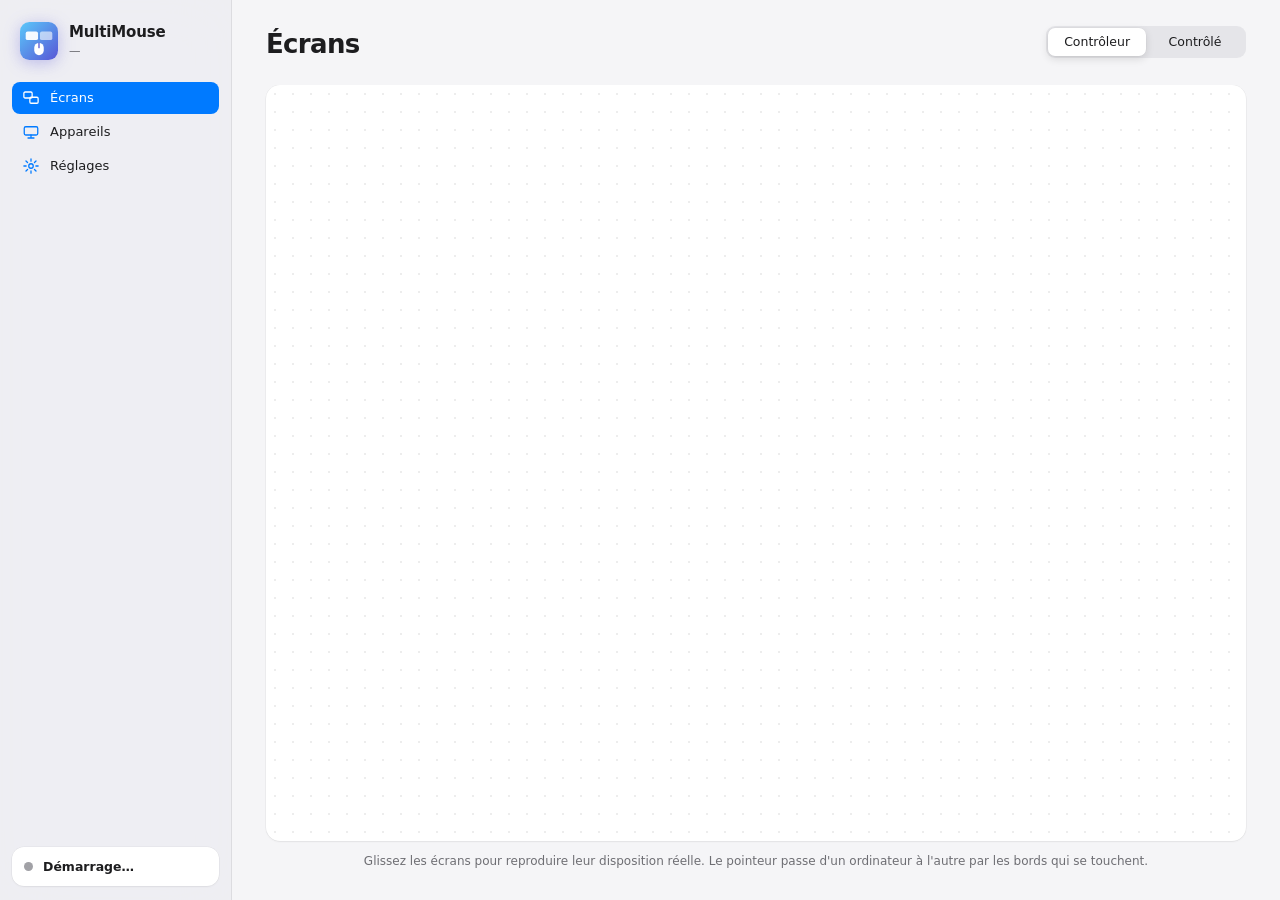
<file: multimouse/ui/index.html>
<!doctype html>
<html lang="fr">
<head>
<meta charset="utf-8">
<meta name="viewport" content="width=device-width, initial-scale=1">
<title>MultiMouse</title>
<link rel="stylesheet" href="style.css">
</head>
<body>
<div class="app">
  <aside class="sidebar">
    <div class="brand">
      <div class="logo">
        <svg viewBox="0 0 40 40" aria-hidden="true">
          <defs><linearGradient id="lg" x1="0" y1="0" x2="1" y2="1">
            <stop offset="0" stop-color="#5AC8FA"/><stop offset="1" stop-color="#5856D6"/></linearGradient></defs>
          <rect width="40" height="40" rx="10" fill="url(#lg)"/>
          <rect x="6" y="10" width="13" height="9" rx="2" fill="#fff" opacity=".95"/>
          <rect x="21" y="10" width="13" height="9" rx="2" fill="#fff" opacity=".6"/>
          <rect x="15" y="22" width="10" height="13" rx="5" fill="#fff"/>
          <line x1="20" y1="22.5" x2="20" y2="27" stroke="#5856D6" stroke-width="1.4" stroke-linecap="round"/>
        </svg>
      </div>
      <div>
        <div class="brand-name">MultiMouse</div>
        <div class="brand-sub" id="brand-role">—</div>
      </div>
    </div>

    <nav class="nav">
      <button class="nav-item active" data-view="screens">
        <svg viewBox="0 0 24 24"><rect x="2.5" y="4" width="11" height="8" rx="1.6"/><rect x="10.5" y="11" width="11" height="8" rx="1.6"/></svg>
        <span data-i18n="nav.screens">Écrans</span>
      </button>
      <button class="nav-item" data-view="devices">
        <svg viewBox="0 0 24 24"><rect x="3" y="5" width="18" height="11" rx="2"/><path d="M8 20h8M12 16v4"/></svg>
        <span data-i18n="nav.devices">Appareils</span>
      </button>
      <button class="nav-item" data-view="settings">
        <svg viewBox="0 0 24 24"><circle cx="12" cy="12" r="3"/><path d="M12 2.5v3M12 18.5v3M21.5 12h-3M5.5 12h-3M18.7 5.3l-2.1 2.1M7.4 16.6l-2.1 2.1M18.7 18.7l-2.1-2.1M7.4 7.4 5.3 5.3"/></svg>
        <span data-i18n="nav.settings">Réglages</span>
      </button>
    </nav>

    <div class="status-card" id="status-card">
      <span class="dot" id="status-dot"></span>
      <div>
        <div class="status-title" id="status-title" data-i18n="status.starting">Démarrage…</div>
        <div class="status-sub" id="status-sub"></div>
      </div>
    </div>
  </aside>

  <main class="main">
    <header class="header">
      <div>
        <h1 id="title">Écrans</h1>
        <p id="subtitle" class="subtitle"></p>
      </div>
      <div class="segmented" id="role-seg">
        <span class="seg-thumb"></span>
        <button data-role="server" data-i18n="role.server">Contrôleur</button>
        <button data-role="client" data-i18n="role.client">Contrôlé</button>
      </div>
    </header>

    <!-- ÉCRANS -->
    <section class="view active" id="view-screens">
      <div class="card canvas-card" id="canvas-card">
        <div class="canvas" id="canvas"></div>
        <div class="empty" id="empty-server">
          <div class="empty-art">
            <div class="mini-screen"></div><div class="mini-plus">+</div><div class="mini-screen ghost"></div>
          </div>
          <h3 data-i18n="empty.title">Ajoutez un autre ordinateur</h3>
          <p data-i18n-html="empty.text">Installez MultiMouse sur votre autre PC ou Mac, choisissez <b>Contrôlé</b>,<br>puis saisissez le code d'appairage :</p>
          <div class="code-inline" id="empty-code">——————</div>
        </div>
        <div class="client-panel" id="client-panel">
          <div class="client-screen" id="client-screen"><div class="wall"></div><span class="cursor-badge" data-i18n="role.client">Contrôlé</span></div>
          <div class="client-status">
            <div class="spinner" id="client-spinner"></div>
            <div>
              <h3 id="client-title" data-i18n="client.searching">Recherche du contrôleur…</h3>
              <p id="client-sub" data-i18n="client.searching.sub">Le contrôleur et cet ordinateur doivent être sur le même réseau.</p>
            </div>
          </div>
          <div class="group" id="server-list-group">
            <div class="group-label" data-i18n="client.found">Contrôleurs trouvés sur le réseau</div>
            <div class="list" id="server-list"></div>
          </div>
        </div>
      </div>
      <p class="hint" id="canvas-hint" data-i18n="canvas.hint">Glissez les écrans pour reproduire leur disposition réelle. Le pointeur passe d'un ordinateur à l'autre par les bords qui se touchent.</p>
    </section>

    <!-- APPAREILS -->
    <section class="view" id="view-devices">
      <div class="pair-card card" id="pair-server">
        <div class="pair-left">
          <div class="eyebrow" data-i18n="pair.code">Code d'appairage</div>
          <div class="code-boxes" id="code-boxes"></div>
          <p class="muted" data-i18n="pair.code.help">Saisissez ce code sur chaque ordinateur à contrôler. Toutes les communications sont chiffrées avec ce code.</p>
          <div class="row-buttons">
            <button class="btn" id="btn-copy-code" data-i18n="pair.copy">Copier</button>
            <button class="btn ghost" id="btn-new-code" data-i18n="pair.new">Nouveau code</button>
          </div>
        </div>
        <div class="pair-right">
          <div class="eyebrow" data-i18n="pair.address">Adresse de cet ordinateur</div>
          <div class="ips" id="ips"></div>
        </div>
      </div>

      <div class="group" id="pair-client">
        <div class="group-label" data-i18n="pair.client.group">Connexion au contrôleur</div>
        <div class="list">
          <div class="row">
            <div class="row-text"><div class="row-title" data-i18n="pair.code">Code d'appairage</div><div class="row-sub" data-i18n="pair.client.code.sub">Affiché sur l'ordinateur contrôleur</div></div>
            <input class="field code-field" id="in-code" maxlength="12" spellcheck="false" autocomplete="off">
          </div>
          <div class="row">
            <div class="row-text"><div class="row-title" data-i18n="pair.client.host">Adresse du contrôleur</div><div class="row-sub" data-i18n="pair.client.host.sub">Laisser vide pour la détection automatique</div></div>
            <input class="field" id="in-host" placeholder="Automatique" data-i18n-ph="pair.client.host.ph" spellcheck="false" autocomplete="off">
          </div>
        </div>
      </div>

      <div class="group" id="devices-group">
        <div class="group-label" data-i18n="devices.group">Ordinateurs</div>
        <div class="list" id="device-list"></div>
      </div>
    </section>

    <!-- RÉGLAGES -->
    <section class="view" id="view-settings">
      <div class="group">
        <div class="group-label" data-i18n="set.general">Général</div>
        <div class="list">
          <div class="row">
            <div class="row-text"><div class="row-title" data-i18n="set.name">Nom de cet ordinateur</div></div>
            <input class="field" id="in-name" maxlength="40" spellcheck="false">
          </div>
          <div class="row">
            <div class="row-text"><div class="row-title" data-i18n="set.language">Langue</div></div>
            <div class="segmented three" id="lang-seg">
              <span class="seg-thumb"></span>
              <button data-lang="auto" data-i18n="set.language.auto">Auto</button>
              <button data-lang="fr">Français</button>
              <button data-lang="en">English</button>
            </div>
          </div>
          <div class="row">
            <div class="row-text"><div class="row-title" data-i18n="set.theme">Thème</div></div>
            <div class="segmented three" id="theme-seg">
              <span class="seg-thumb"></span>
              <button data-theme="auto" data-i18n="set.language.auto">Auto</button>
              <button data-theme="light" data-i18n="set.theme.light">Clair</button>
              <button data-theme="dark" data-i18n="set.theme.dark">Sombre</button>
            </div>
          </div>
        </div>
      </div>

      <div class="group server-only">
        <div class="group-label" data-i18n="set.control">Contrôle</div>
        <div class="list">
          <div class="row">
            <div class="row-text"><div class="row-title" data-i18n="set.speed">Vitesse du pointeur distant</div><div class="row-sub" id="speed-val">1.0×</div></div>
            <input type="range" class="slider" id="in-speed" min="0.3" max="3" step="0.1">
          </div>
          <div class="row">
            <div class="row-text"><div class="row-title" data-i18n="set.swap">Inverser Ctrl et ⌘ entre Mac et PC</div><div class="row-sub" data-i18n="set.swap.sub">Vos raccourcis restent naturels sur chaque système</div></div>
            <label class="switch"><input type="checkbox" id="in-swap"><span></span></label>
          </div>
        </div>
      </div>

      <div class="group">
        <div class="group-label" data-i18n="set.sharing">Partage</div>
        <div class="list">
          <div class="row">
            <div class="row-text"><div class="row-title" data-i18n="set.clip">Presse-papiers partagé</div><div class="row-sub" data-i18n="set.clip.sub">Copiez du texte sur un ordinateur, collez-le sur l'autre</div></div>
            <label class="switch"><input type="checkbox" id="in-clip"><span></span></label>
          </div>
        </div>
      </div>

      <div class="group">
        <div class="group-label" data-i18n="set.network">Réseau</div>
        <div class="list">
          <div class="row">
            <div class="row-text"><div class="row-title" data-i18n="set.port">Port</div><div class="row-sub" data-i18n="set.port.sub">Identique sur tous les ordinateurs</div></div>
            <input class="field small" id="in-port" inputmode="numeric">
          </div>
        </div>
      </div>

      <div class="group">
        <div class="group-label" data-i18n="set.shortcut">Raccourci</div>
        <div class="list">
          <div class="row">
            <div class="row-text"><div class="row-title" data-i18n="set.home">Revenir à l'ordinateur contrôleur</div></div>
            <div class="keys"><kbd>Ctrl</kbd><kbd id="kbd-alt">Alt</kbd><kbd data-i18n="key.esc">Échap</kbd></div>
          </div>
        </div>
      </div>

      <div class="group mac-only">
        <div class="group-label" data-i18n="set.perms.group">Autorisations macOS</div>
        <div class="list">
          <div class="row">
            <div class="row-text"><div class="row-title" data-i18n="set.perms">Accessibilité et Surveillance de l'entrée</div>
              <div class="row-sub" id="perm-sub" data-i18n="set.perms.sub">Réglages Système › Confidentialité et sécurité : autorisez MultiMouse dans les deux rubriques.</div></div>
            <button class="btn" id="btn-perms" hidden data-i18n="set.perms.open">Ouvrir les réglages</button>
          </div>
        </div>
      </div>

      <p class="about" id="about"></p>
    </section>
  </main>
</div>

<div class="toast" id="toast"></div>
<script src="i18n.js"></script>
<script src="app.js"></script>
</body>
</html>
</file>
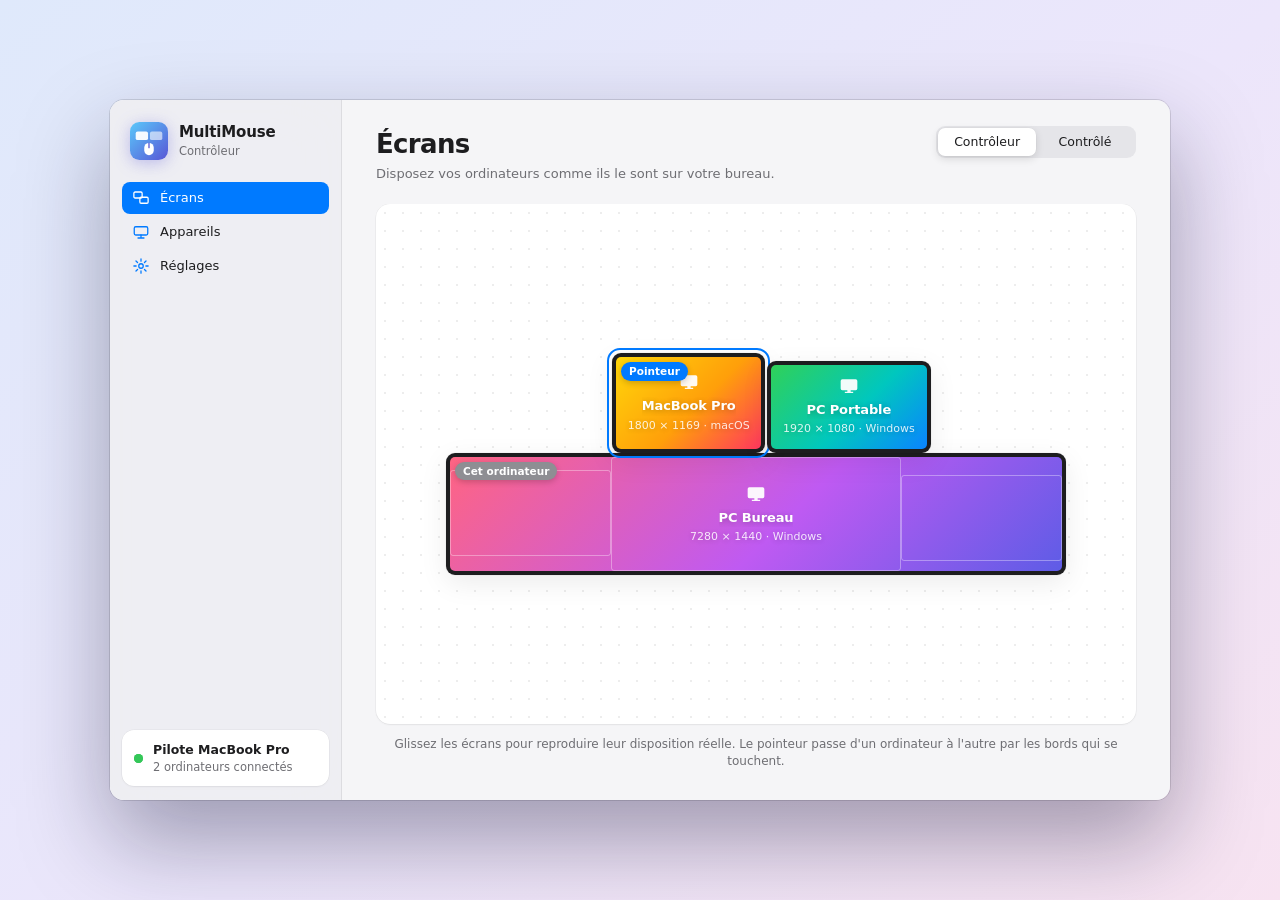
<file: tools/shot.html>
<!doctype html>
<!-- Staging page for README screenshots: the real UI in an iframe, fed with demo data. -->
<html lang="fr">
<head>
<meta charset="utf-8">
<style>
  :root { --back: linear-gradient(140deg, #dfe9fb 0%, #ece6fb 55%, #f7e3f1 100%); --edge: rgba(0,0,0,.12); }
  @media (prefers-color-scheme: dark) {
    :root { --back: linear-gradient(140deg, #10131c 0%, #171528 55%, #22142a 100%); --edge: rgba(255,255,255,.12); }
  }
  html, body { margin: 0; height: 100%; }
  body { background: var(--back); display: grid; place-items: center; overflow: hidden; }
  .win {
    width: 1060px; height: 700px; border-radius: 14px; overflow: hidden;
    box-shadow: 0 40px 90px rgba(10, 10, 40, .35), 0 0 0 1px var(--edge);
  }
  iframe { width: 100%; height: 100%; border: 0; display: block; }
</style>
</head>
<body>
<div class="win"><iframe id="app" src="../multimouse/ui/index.html"></iframe></div>
<script>
const q = new URLSearchParams(location.search);
const EN = q.get("lang") === "en";
const PC_NAME = EN ? "Desktop PC" : "PC Bureau", LAPTOP_NAME = EN ? "Laptop" : "PC Portable";
const role = q.get("role") || "server";
const base = {
  version: "1.0.8", os: q.get("os") || "windows", id: "pc", name: PC_NAME, code: "K7M4QX", port: 24800,
  server_host: "", clipboard: true, swap_ctrl_cmd: true, speed: 1.2, role, permissions: null,
  language: q.get("lang") || "auto", lang: q.get("lang") || "fr", theme: q.get("apptheme") || "auto",
};
const server = {
  ...base, error: "", connected: 2, ips: ["192.168.1.20"],
  nodes: [
    { id: "pc", name: PC_NAME, w: 7280, h: 1440, os: "windows", x: 0, y: 0, online: true, me: true, active: false,
      monitors: [{ x: 0, y: 170, w: 1920, h: 1080 }, { x: 1920, y: 0, w: 3440, h: 1440 }, { x: 5360, y: 234, w: 1920, h: 1080 }] },
    { id: "mbp", name: "MacBook Pro", w: 1800, h: 1169, os: "mac", x: 1950, y: -1169, online: true, me: false,
      active: true, addr: "192.168.1.31", monitors: [] },
    { id: "laptop", name: LAPTOP_NAME, w: 1920, h: 1080, os: "windows", x: 3770, y: -1080, online: true, me: false,
      active: false, addr: "192.168.1.42", monitors: [] },
  ],
};
const client = {
  ...base, id: "mbp", name: "MacBook Pro", os: "mac", permissions: { accessibility: true, input: true },
  status: "connected", server_name: PC_NAME, server_addr: "192.168.1.20", active: true,
  servers: [{ addr: "192.168.1.20", name: PC_NAME, port: 24800 }],
  screen: { w: 1800, h: 1169, monitors: [] },
};
// theme=light|dark: drop the other scheme's rules so the result does not depend on the OS setting
function forceTheme(doc, theme) {
  for (const sheet of doc.styleSheets) {
    const rules = sheet.cssRules;
    for (let i = rules.length - 1; i >= 0; i--) {
      const r = rules[i];
      // not instanceof: the iframe has its own CSSMediaRule class
      if (!r.media || !/prefers-color-scheme/.test(r.media.mediaText)) continue;
      if (theme === "light") sheet.deleteRule(i);  // dark: Chrome runs with --force-dark-mode
      else { const css = [...r.cssRules].map((x) => x.cssText).join("\n"); sheet.deleteRule(i); sheet.insertRule(`@media all { ${css} }`, i); }
    }
  }
}
const theme = q.get("theme") === "light" ? "light" : null;
if (theme) forceTheme(document, theme);
document.getElementById("app").addEventListener("load", (e) => {
  const w = e.target.contentWindow;
  // Headless Chrome does not always advance CSS animations: show every element in its final state
  const still = w.document.createElement("style");
  still.textContent = "*, *::before, *::after { animation-duration: 0s !important; animation-delay: 0s !important; transition: none !important; }";
  w.document.head.appendChild(still);
  if (theme) forceTheme(w.document, theme);
  w.mm.update(role === "server" ? server : client);
  const view = q.get("view");
  if (view) w.document.querySelector(`[data-view="${view}"]`).click();
});
</script>
</body>
</html>
</file>
<file: multimouse/ui/style.css>
:root {
  --bg: #f5f5f7;
  --sidebar: rgba(236, 236, 241, 0.78);
  --card: #ffffff;
  --card-2: #fbfbfd;
  --text: #1d1d1f;
  --text-2: #6e6e73;
  --text-3: #a1a1a6;
  --sep: rgba(0, 0, 0, 0.08);
  --fill: rgba(118, 118, 128, 0.12);
  --fill-2: rgba(118, 118, 128, 0.2);
  --accent: #007aff;
  --accent-soft: rgba(0, 122, 255, 0.12);
  --green: #34c759;
  --orange: #ff9f0a;
  --red: #ff3b30;
  --shadow-sm: 0 1px 2px rgba(0, 0, 0, 0.05), 0 0 0 0.5px rgba(0, 0, 0, 0.06);
  --shadow-md: 0 8px 28px rgba(0, 0, 0, 0.08), 0 0 0 0.5px rgba(0, 0, 0, 0.06);
  --shadow-lg: 0 22px 50px rgba(0, 0, 0, 0.18), 0 0 0 0.5px rgba(0, 0, 0, 0.08);
  --grid: rgba(0, 0, 0, 0.07);
  --bezel: #1d1d1f;
  --ease: cubic-bezier(0.32, 0.72, 0, 1);
  --spring: cubic-bezier(0.34, 1.56, 0.64, 1);
  color-scheme: light;
}

@media (prefers-color-scheme: dark) {
  :root {
    --bg: #1c1c1e;
    --sidebar: rgba(40, 40, 44, 0.82);
    --card: #2c2c2e;
    --card-2: #242426;
    --text: #f5f5f7;
    --text-2: #98989d;
    --text-3: #636366;
    --sep: rgba(255, 255, 255, 0.09);
    --fill: rgba(118, 118, 128, 0.24);
    --fill-2: rgba(118, 118, 128, 0.36);
    --accent: #0a84ff;
    --accent-soft: rgba(10, 132, 255, 0.2);
    --green: #30d158;
    --shadow-sm: 0 0 0 0.5px rgba(255, 255, 255, 0.08);
    --shadow-md: 0 8px 28px rgba(0, 0, 0, 0.35), 0 0 0 0.5px rgba(255, 255, 255, 0.08);
    --shadow-lg: 0 22px 50px rgba(0, 0, 0, 0.55), 0 0 0 0.5px rgba(255, 255, 255, 0.1);
    --grid: rgba(255, 255, 255, 0.07);
    --bezel: #0b0b0c;
    color-scheme: dark;
  }
}

* { box-sizing: border-box; margin: 0; padding: 0; }
html, body { height: 100%; overflow: hidden; }
body {
  background: var(--bg);
  color: var(--text);
  font: 13px/1.4 -apple-system, BlinkMacSystemFont, "SF Pro Text", "Segoe UI Variable Text", "Segoe UI", system-ui, sans-serif;
  -webkit-font-smoothing: antialiased;
  user-select: none;
  cursor: default;
}
button { font: inherit; color: inherit; background: none; border: 0; cursor: default; }
input { font: inherit; color: inherit; }
svg { display: block; }

/* ---------- shell ---------- */
.app { display: grid; grid-template-columns: 232px 1fr; height: 100vh; }

.sidebar {
  background: var(--sidebar);
  backdrop-filter: saturate(180%) blur(30px);
  border-right: 0.5px solid var(--sep);
  display: flex; flex-direction: column;
  padding: 22px 12px 14px;
}
.brand { display: flex; align-items: center; gap: 11px; padding: 0 8px 22px; }
.logo svg { width: 38px; height: 38px; filter: drop-shadow(0 3px 8px rgba(88, 86, 214, 0.35)); }
.brand-name { font-size: 15px; font-weight: 600; letter-spacing: -0.01em; }
.brand-sub { font-size: 11.5px; color: var(--text-2); }

.nav { display: flex; flex-direction: column; gap: 2px; }
.nav-item {
  display: flex; align-items: center; gap: 10px;
  padding: 7px 10px; border-radius: 8px;
  font-size: 13px; font-weight: 500; text-align: left;
  transition: background 0.2s var(--ease), color 0.2s;
}
.nav-item svg { width: 18px; height: 18px; fill: none; stroke: var(--accent); stroke-width: 1.7; stroke-linecap: round; stroke-linejoin: round; }
.nav-item:hover { background: var(--fill); }
.nav-item.active { background: var(--accent); color: #fff; }
.nav-item.active svg { stroke: #fff; }

.status-card {
  margin-top: auto; display: flex; align-items: center; gap: 10px;
  padding: 11px 12px; border-radius: 12px;
  background: var(--card); box-shadow: var(--shadow-sm);
}
.status-title { font-size: 12.5px; font-weight: 600; }
.status-sub { font-size: 11.5px; color: var(--text-2); }
.dot { width: 9px; height: 9px; border-radius: 50%; background: var(--text-3); flex: none; position: relative; transition: background 0.3s; }
.dot.on { background: var(--green); }
.dot.wait { background: var(--orange); }
.dot.err { background: var(--red); }
.dot.on::after, .dot.wait::after {
  content: ""; position: absolute; inset: 0; border-radius: 50%; background: inherit;
  animation: pulse 2s var(--ease) infinite;
}
@keyframes pulse { 0% { transform: scale(1); opacity: 0.6; } 100% { transform: scale(2.6); opacity: 0; } }

.main { display: flex; flex-direction: column; min-width: 0; padding: 26px 34px 22px; overflow: hidden; }
.header { display: flex; align-items: flex-start; justify-content: space-between; gap: 20px; margin-bottom: 20px; }
h1 { font-size: 26px; font-weight: 700; letter-spacing: -0.025em; }
.subtitle { color: var(--text-2); font-size: 13px; margin-top: 3px; }

.theme-switch *:not(.seg-thumb), .theme-switch *::before, .theme-switch *::after {
  transition: background-color 0.4s var(--ease), color 0.4s var(--ease), border-color 0.4s var(--ease) !important;
}

/* ---------- segmented control ---------- */
.segmented {
  position: relative; display: grid; grid-template-columns: 1fr 1fr;
  background: var(--fill); border-radius: 9px; padding: 2px; flex: none;
}
.segmented button { position: relative; z-index: 1; padding: 5px 16px; font-size: 12.5px; font-weight: 500; border-radius: 7px; transition: color 0.2s; }
.seg-thumb {
  position: absolute; top: 2px; bottom: 2px; left: 2px; width: calc(50% - 2px);
  background: var(--card); border-radius: 7px;
  box-shadow: 0 3px 8px rgba(0, 0, 0, 0.12), 0 0 0 0.5px rgba(0, 0, 0, 0.04);
  transition: transform 0.35s var(--ease);
}
.segmented[data-value="client"] .seg-thumb { transform: translateX(100%); }
.segmented.three { grid-template-columns: repeat(3, 1fr); }
.segmented.three button { padding: 5px 12px; }
.segmented.three .seg-thumb { width: calc((100% - 4px) / 3); }
.segmented.three[data-index="1"] .seg-thumb { transform: translateX(100%); }
.segmented.three[data-index="2"] .seg-thumb { transform: translateX(200%); }
@media (prefers-color-scheme: dark) { .seg-thumb { background: #636366; } }

/* ---------- views ---------- */
.view { display: none; flex: 1; min-height: 0; flex-direction: column; overflow-y: auto; margin: 0 -8px; padding: 0 8px 8px; }
.view.active { display: flex; animation: viewIn 0.4s var(--ease); }
@keyframes viewIn { from { opacity: 0; transform: translateY(6px); } to { opacity: 1; transform: none; } }

.card { background: var(--card); border-radius: 14px; box-shadow: var(--shadow-sm); }

/* ---------- layout canvas ---------- */
.canvas-card { position: relative; flex: 1; min-height: 340px; overflow: hidden; }
.canvas {
  position: absolute; inset: 0;
  background-image: radial-gradient(var(--grid) 1px, transparent 1px);
  background-size: 18px 18px;
}
.screen {
  position: absolute; border-radius: 9px; padding: 4px;
  background: var(--bezel);
  box-shadow: var(--shadow-md);
  transition: left 0.45s var(--ease), top 0.45s var(--ease), width 0.45s var(--ease), height 0.45s var(--ease),
              box-shadow 0.25s var(--ease), transform 0.25s var(--ease), opacity 0.3s, filter 0.3s;
  touch-action: none;
}
.screen.dragging { transition: box-shadow 0.25s var(--ease), transform 0.25s var(--ease); transform: scale(1.03); box-shadow: var(--shadow-lg); z-index: 10; }
.screen.offline { opacity: 0.5; filter: grayscale(1); }
.screen .wall { position: absolute; inset: 4px; border-radius: 5px; overflow: hidden; }
.screen .mon { position: absolute; border: 1px solid rgba(255, 255, 255, 0.35); border-radius: 3px; }
.screen .label {
  position: absolute; inset: 4px; display: flex; flex-direction: column; align-items: center; justify-content: center;
  color: #fff; text-align: center; padding: 6px; gap: 2px;
  text-shadow: 0 1px 6px rgba(0, 0, 0, 0.25);
}
.screen .os { width: 20px; height: 20px; fill: #fff; opacity: 0.95; margin-bottom: 3px; }
.screen .name { font-weight: 600; font-size: 13px; letter-spacing: -0.01em; max-width: 100%; overflow: hidden; text-overflow: ellipsis; white-space: nowrap; }
.screen .res { font-size: 11px; opacity: 0.85; font-variant-numeric: tabular-nums; }
.screen.small .os { display: none; }
.screen.small .badge { top: 6px; left: 6px; font-size: 9.5px; padding: 1px 6px; }
.screen.small .res { display: none; }
.screen .ring { position: absolute; inset: -5px; border-radius: 13px; border: 2.5px solid var(--accent); opacity: 0; transition: opacity 0.3s; pointer-events: none; }
.screen.active .ring { opacity: 1; animation: ring 2.4s ease-in-out infinite; }
@keyframes ring { 0%, 100% { box-shadow: 0 0 0 0 var(--accent-soft); } 50% { box-shadow: 0 0 0 6px var(--accent-soft); } }
.screen .badge {
  /* inside the tile: a screen placed right above would hide a badge sitting on the edge */
  position: absolute; top: 9px; left: 9px;
  font-size: 10.5px; font-weight: 600; padding: 2px 8px; border-radius: 20px;
  background: var(--accent); color: #fff; white-space: nowrap; box-shadow: 0 2px 6px rgba(0, 0, 0, 0.2);
}
.screen .badge.gray { background: #8e8e93; }
.screen .badge.warn { background: var(--orange); animation: fade 0.4s var(--ease) both; }
@keyframes fade { from { opacity: 0; } to { opacity: 1; } }
.screen .forget {
  position: absolute; top: -8px; right: -8px; width: 20px; height: 20px; border-radius: 50%;
  background: #8e8e93; color: #fff; font-size: 13px; line-height: 20px; text-align: center;
  opacity: 0; transform: scale(0.6); transition: opacity 0.2s, transform 0.25s var(--spring);
}
.screen:hover .forget { opacity: 1; transform: none; }

.guide { position: absolute; background: var(--accent); opacity: 0; pointer-events: none; transition: opacity 0.15s; z-index: 5; }
.guide.v { width: 1.5px; } .guide.h { height: 1.5px; }
.guide.show { opacity: 0.9; }

.hint { color: var(--text-2); font-size: 12px; text-align: center; margin-top: 12px; }

/* ---------- empty state ---------- */
.empty { position: absolute; left: 0; right: 0; bottom: 28px; display: none; flex-direction: column; align-items: center; text-align: center; gap: 8px; animation: viewIn 0.5s var(--ease); }
.empty.show { display: flex; }
.empty-art { display: none; }
.empty h3 { font-size: 15px; font-weight: 600; }
.empty p { color: var(--text-2); font-size: 12.5px; }
.code-inline { font: 600 22px/1 "SF Mono", ui-monospace, "Cascadia Mono", Consolas, monospace; letter-spacing: 0.25em; padding: 10px 16px 10px 20px; background: var(--fill); border-radius: 10px; margin-top: 4px; }

/* ---------- client panel ---------- */
.client-panel { position: absolute; inset: 0; display: none; flex-direction: column; align-items: center; justify-content: center; gap: 22px; padding: 30px; overflow-y: auto; }
.client-panel.show { display: flex; }
.client-screen { position: relative; width: 240px; height: 150px; border-radius: 10px; padding: 5px; background: var(--bezel); box-shadow: var(--shadow-md); flex: none; transition: transform 0.5s var(--spring); }
.client-screen .wall { position: absolute; inset: 5px; border-radius: 6px; background: linear-gradient(135deg, #5ac8fa, #5856d6 60%, #af52de); }
.client-screen .cursor-badge { position: absolute; top: -10px; left: 50%; transform: translateX(-50%) scale(0.6); opacity: 0; font-size: 10.5px; font-weight: 600; padding: 2px 9px; border-radius: 20px; background: var(--accent); color: #fff; transition: all 0.35s var(--spring); }
.client-screen.active { transform: scale(1.03); }
.client-screen.active .cursor-badge { opacity: 1; transform: translateX(-50%) scale(1); }
.client-screen.active::after { content: ""; position: absolute; inset: -6px; border-radius: 14px; border: 2.5px solid var(--accent); animation: ring 2.4s ease-in-out infinite; }
.client-status { display: flex; align-items: center; gap: 14px; max-width: 460px; }
.client-status h3 { font-size: 16px; font-weight: 600; letter-spacing: -0.01em; }
.client-status p { color: var(--text-2); font-size: 12.5px; }
.spinner { width: 22px; height: 22px; border-radius: 50%; border: 2.5px solid var(--fill-2); border-top-color: var(--accent); animation: spin 0.9s linear infinite; flex: none; }
.spinner.done { animation: none; border-color: var(--green); background: var(--green); position: relative; }
.spinner.done::after { content: ""; position: absolute; left: 6px; top: 3px; width: 5px; height: 9px; border: solid #fff; border-width: 0 2px 2px 0; transform: rotate(45deg); }
.spinner.fail { animation: none; border-color: var(--red); background: var(--red); }
@keyframes spin { to { transform: rotate(360deg); } }
.client-panel .group { width: min(460px, 100%); margin: 0; }

/* ---------- grouped lists ---------- */
.group { margin-bottom: 22px; }
.group-label { font-size: 11.5px; font-weight: 600; color: var(--text-2); text-transform: uppercase; letter-spacing: 0.04em; padding: 0 14px 7px; }
.list { background: var(--card); border-radius: 12px; box-shadow: var(--shadow-sm); overflow: hidden; }
.row { display: flex; align-items: center; justify-content: space-between; gap: 16px; padding: 11px 14px; min-height: 48px; position: relative; animation: viewIn 0.35s var(--ease); }
.row + .row::before { content: ""; position: absolute; top: 0; left: 14px; right: 0; border-top: 0.5px solid var(--sep); }
.row-text { min-width: 0; }
.row-title { font-size: 13px; font-weight: 500; }
.row-sub { font-size: 11.5px; color: var(--text-2); margin-top: 1px; }
.row .lead { display: flex; align-items: center; gap: 12px; min-width: 0; }
.dev-icon { width: 34px; height: 34px; border-radius: 9px; display: grid; place-items: center; flex: none; background: linear-gradient(135deg, #8e8e93, #636366); }
.dev-icon svg { width: 17px; height: 17px; fill: #fff; }
.pill { font-size: 11px; font-weight: 600; padding: 3px 9px; border-radius: 20px; background: var(--fill); color: var(--text-2); white-space: nowrap; }
.pill.on { background: rgba(52, 199, 89, 0.15); color: var(--green); }
.pill.accent { background: var(--accent-soft); color: var(--accent); }
.empty-row { color: var(--text-2); font-size: 12.5px; padding: 16px 14px; text-align: center; }

/* ---------- controls ---------- */
.field {
  width: 220px; padding: 6px 10px; border-radius: 7px; border: 0;
  background: var(--fill); outline: none; text-align: right;
  transition: box-shadow 0.2s var(--ease), background 0.2s;
}
.field:focus { background: var(--card); box-shadow: 0 0 0 3.5px var(--accent-soft), 0 0 0 1px var(--accent); text-align: left; }
.field.small { width: 90px; }
.field::placeholder { color: var(--text-3); }
.code-field { font-family: "SF Mono", ui-monospace, "Cascadia Mono", Consolas, monospace; letter-spacing: 0.2em; text-transform: uppercase; font-weight: 600; }

.btn {
  padding: 6px 14px; border-radius: 8px; font-size: 12.5px; font-weight: 500;
  background: var(--accent); color: #fff;
  transition: filter 0.2s, transform 0.15s var(--ease), background 0.2s;
}
.btn:hover { filter: brightness(1.08); }
.btn:active { transform: scale(0.96); }
.btn.ghost { background: var(--fill); color: var(--text); }
.btn.ghost:hover { background: var(--fill-2); filter: none; }

.switch { position: relative; width: 42px; height: 25px; flex: none; }
.switch input { opacity: 0; position: absolute; inset: 0; margin: 0; }
.switch span { position: absolute; inset: 0; border-radius: 25px; background: var(--fill-2); transition: background 0.25s var(--ease); }
.switch span::after {
  content: ""; position: absolute; top: 2px; left: 2px; width: 21px; height: 21px; border-radius: 50%;
  background: #fff; box-shadow: 0 2px 5px rgba(0, 0, 0, 0.2), 0 0 0 0.5px rgba(0, 0, 0, 0.04);
  transition: transform 0.3s var(--spring), width 0.2s var(--ease);
}
.switch input:checked + span { background: var(--green); }
.switch input:checked + span::after { transform: translateX(17px); }
.switch input:active + span::after { width: 25px; }
.switch input:checked:active + span::after { transform: translateX(13px); }

.slider { -webkit-appearance: none; appearance: none; width: 200px; height: 4px; border-radius: 4px; outline: none;
  background: linear-gradient(to right, var(--accent) var(--p, 30%), var(--fill-2) var(--p, 30%)); }
.slider::-webkit-slider-thumb { -webkit-appearance: none; width: 20px; height: 20px; border-radius: 50%; background: #fff;
  box-shadow: 0 2px 6px rgba(0, 0, 0, 0.2), 0 0 0 0.5px rgba(0, 0, 0, 0.08); transition: transform 0.2s var(--spring); }
.slider:active::-webkit-slider-thumb { transform: scale(1.12); }

.keys { display: flex; gap: 4px; }
kbd { font: 500 11.5px/1 inherit; padding: 5px 8px; border-radius: 6px; background: var(--card-2); box-shadow: 0 1px 0 var(--sep), 0 0 0 0.5px var(--sep); color: var(--text-2); }

/* ---------- pairing ---------- */
.pair-card { display: grid; grid-template-columns: 1.4fr 1fr; gap: 28px; padding: 24px 26px; margin-bottom: 22px; }
.eyebrow { font-size: 11.5px; font-weight: 600; color: var(--text-2); text-transform: uppercase; letter-spacing: 0.04em; margin-bottom: 12px; }
.code-boxes { display: flex; gap: 8px; margin-bottom: 12px; }
.code-boxes span {
  width: 42px; height: 52px; border-radius: 10px; background: var(--fill);
  display: grid; place-items: center;
  font: 600 24px/1 "SF Mono", ui-monospace, "Cascadia Mono", Consolas, monospace;
  animation: pop 0.45s var(--spring) both;
}
@keyframes pop { from { opacity: 0; transform: scale(0.6) translateY(6px); } to { opacity: 1; transform: none; } }
.muted { color: var(--text-2); font-size: 12px; max-width: 380px; }
.row-buttons { display: flex; gap: 8px; margin-top: 14px; }
.pair-right { border-left: 0.5px solid var(--sep); padding-left: 28px; }
.ips { display: flex; flex-direction: column; gap: 6px; }
.ips div { font: 500 15px/1.3 "SF Mono", ui-monospace, "Cascadia Mono", Consolas, monospace; }
.ips small { color: var(--text-2); font: 12px/1.3 inherit; }

.about { color: var(--text-3); text-align: center; font-size: 11.5px; margin-top: 4px; }

/* role/OS visibility */
body[data-role="client"] .server-only, body[data-role="server"] .client-only { display: none; }
body:not([data-os="mac"]) .mac-only { display: none; }

/* ---------- toast ---------- */
.toast {
  position: fixed; left: 50%; bottom: 26px; transform: translate(-50%, 20px) scale(0.96);
  padding: 9px 16px; border-radius: 12px; font-size: 12.5px; font-weight: 500;
  background: rgba(30, 30, 32, 0.88); color: #fff; backdrop-filter: blur(20px);
  box-shadow: var(--shadow-lg); opacity: 0; pointer-events: none;
  transition: opacity 0.3s var(--ease), transform 0.4s var(--spring);
}
.toast.show { opacity: 1; transform: translate(-50%, 0) scale(1); }

::-webkit-scrollbar { width: 10px; }
::-webkit-scrollbar-thumb { background: var(--fill-2); border-radius: 10px; border: 3px solid transparent; background-clip: content-box; }
</file>
